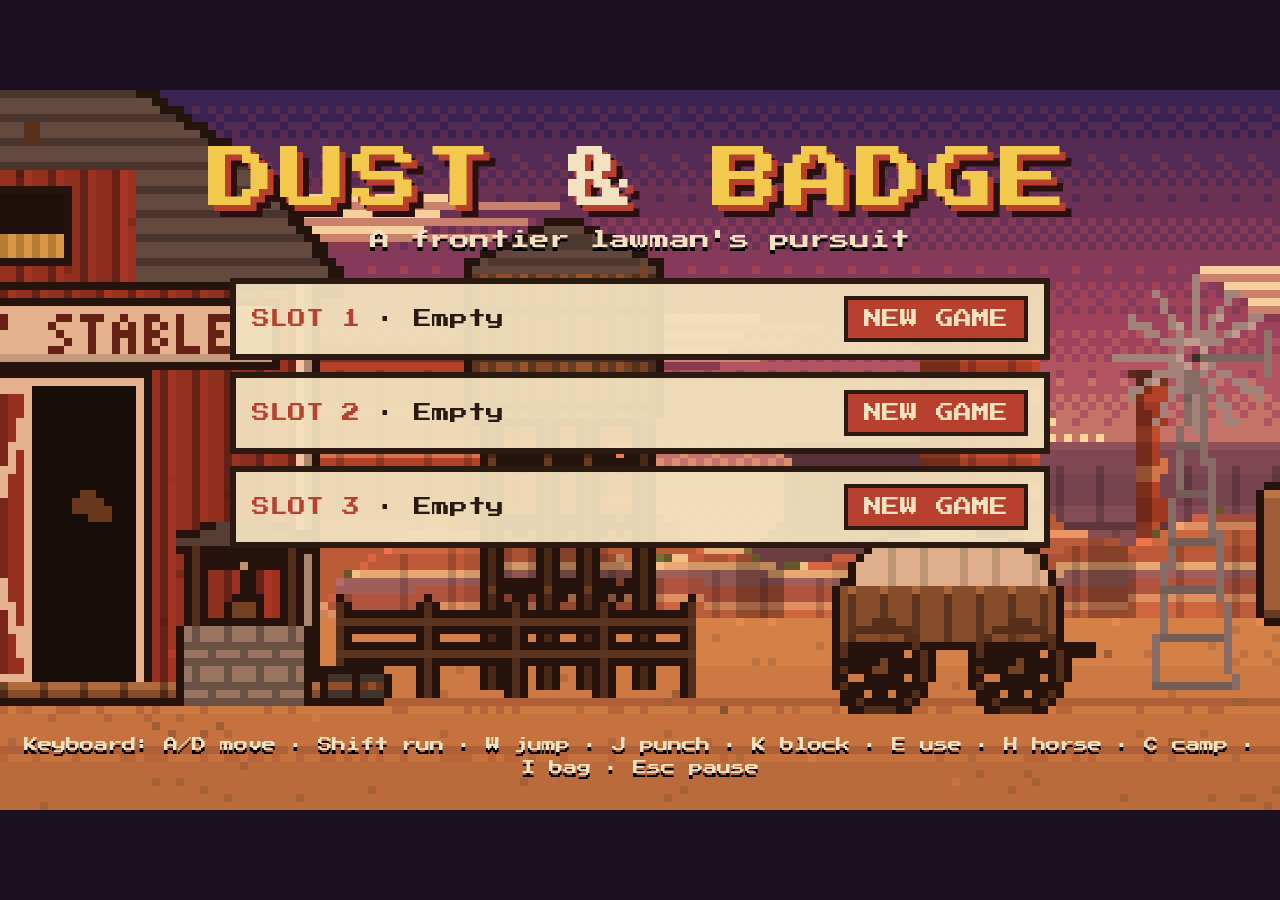
<file: index.html>
<!doctype html>
<html lang="en">
<head>
<meta charset="utf-8">
<meta name="viewport" content="width=device-width, initial-scale=1, maximum-scale=1, user-scalable=no, viewport-fit=cover">
<meta name="theme-color" content="#1a1020">
<title>Dust &amp; Badge</title>
<link rel="preconnect" href="https://fonts.googleapis.com">
<link rel="preconnect" href="https://fonts.gstatic.com" crossorigin>
<link href="https://fonts.googleapis.com/css2?family=Press+Start+2P&display=swap" rel="stylesheet">
<link rel="stylesheet" href="css/style.css">
</head>
<body>
<div id="stage">
  <canvas id="screen" width="320" height="180"></canvas>

  <div id="hud" class="hidden">
    <div class="bars">
      <div class="bar hp"><span>HP</span><div><i></i></div></div>
      <div class="bar food"><span>FOOD</span><div><i></i></div></div>
      <div class="bar rest"><span>REST</span><div><i></i></div></div>
      <div class="bar horse hidden"><span id="hud-horse-name">HORSE</span><div><i></i></div></div>
    </div>
    <div class="clock">
      <div id="hud-day">DAY 1</div>
      <div id="hud-time">8:00 AM</div>
      <div id="hud-money">$0</div>
    </div>
    <div id="hud-place"></div>
  </div>

  <div id="prompt" class="hidden"></div>
  <div id="toast" class="hidden"></div>

  <div id="dialogue" class="hidden">
    <div id="dlg-name"></div>
    <div id="dlg-text"></div>
    <div id="dlg-next">&#9660;</div>
  </div>

  <div id="menu" class="hidden">
    <div class="menu-box">
      <div id="menu-title"></div>
      <div id="menu-sub"></div>
      <div id="menu-list"></div>
      <div id="menu-hint"></div>
    </div>
  </div>

  <div id="title" class="hidden">
    <canvas id="title-art" width="320" height="180"></canvas>
    <div class="title-inner">
      <h1>DUST <span>&amp;</span> BADGE</h1>
      <p class="tag">A frontier lawman's pursuit</p>
      <div id="slots"></div>
      <p class="help">Keyboard: A/D move &middot; Shift run &middot; W jump &middot; J punch &middot; K block &middot; E use &middot; H horse &middot; C camp &middot; I bag &middot; Esc pause</p>
    </div>
  </div>

  <div id="custom" class="hidden">
    <div class="custom-box">
      <div class="custom-title">YOUR SHERIFF</div>
      <div class="custom-body">
        <canvas id="custom-art" width="88" height="80"></canvas>
        <div id="custom-rows"></div>
      </div>
      <div class="custom-hint" id="custom-hint"></div>
    </div>
  </div>

  <div id="fade"></div>

  <div id="touch" class="hidden">
    <div class="pad left">
      <button data-k="left" aria-label="Left">&#9664;</button>
      <button data-k="right" aria-label="Right">&#9654;</button>
      <button data-k="run" class="small" aria-label="Run">RUN</button>
    </div>
    <div class="pad top">
      <button data-k="bag" class="small">BAG</button>
      <button data-k="camp" class="small">CAMP</button>
      <button data-k="horse" class="small">HORSE</button>
      <button data-k="pause" class="small">II</button>
    </div>
    <div class="pad right">
      <button data-k="use" class="small">USE</button>
      <button data-k="block">BLK</button>
      <button data-k="punch">PUNCH</button>
      <button data-k="jump">JUMP</button>
    </div>
  </div>

  <div id="rotate" class="hidden">Turn your phone sideways to play</div>
</div>

<script src="js/util.js"></script>
<script src="js/font.js"></script>
<script src="js/sprites.js"></script>
<script src="js/charframes.js"></script>
<script src="js/chars.js"></script>
<script src="js/props.js"></script>
<script src="js/buildings.js"></script>
<script src="js/flora.js"></script>
<script src="js/fauna.js"></script>
<script src="js/horse.js"></script>
<script src="js/backgrounds.js"></script>
<script src="js/audio.js"></script>
<script src="js/input.js"></script>
<script src="js/items.js"></script>
<script src="js/world.js"></script>
<script src="js/entities.js"></script>
<script src="js/town.js"></script>
<script src="js/rooms.js"></script>
<script src="js/save.js"></script>
<script src="js/ui.js"></script>
<script src="js/game.js"></script>
</body>
</html>
</file>
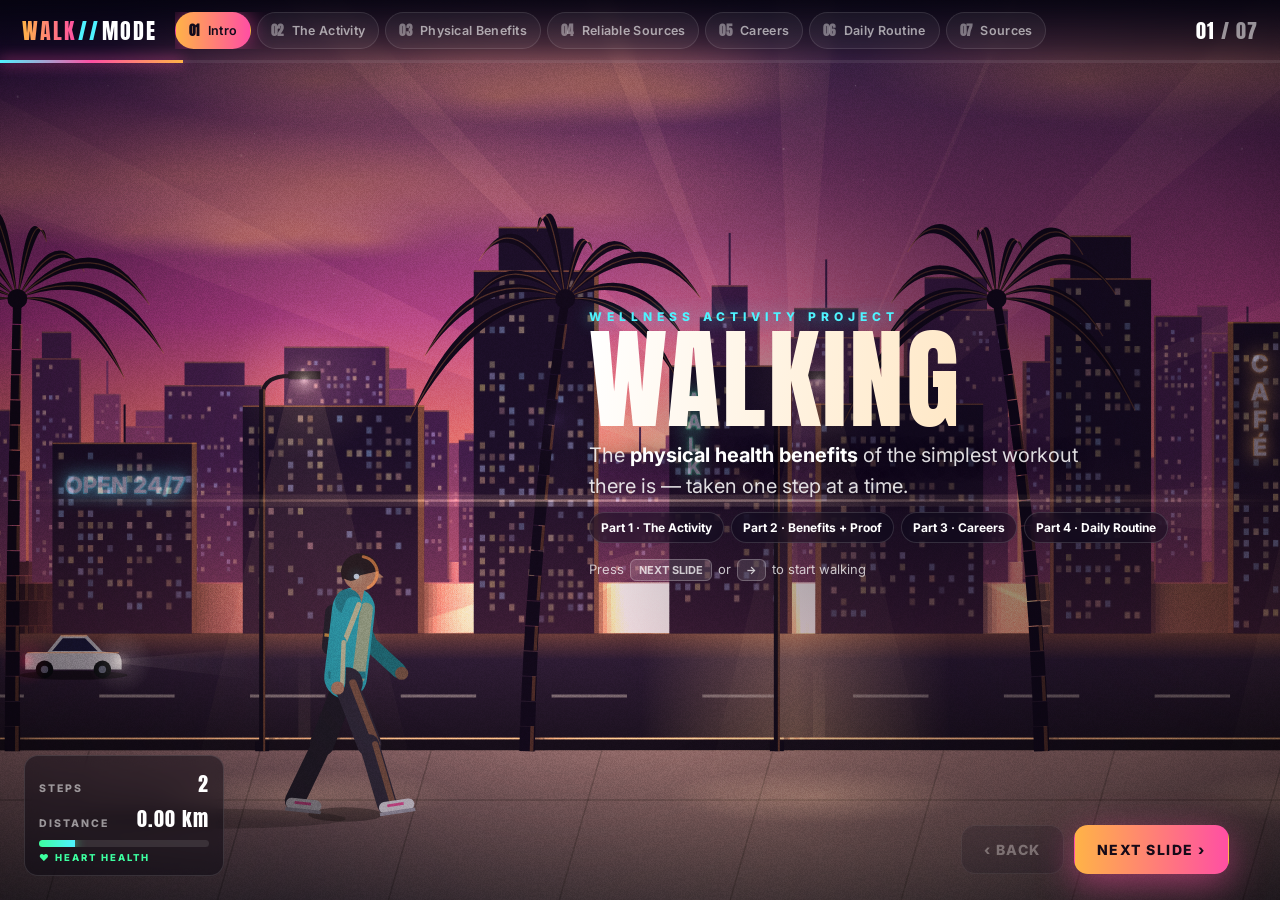
<file: walking-presentation.html>
<!DOCTYPE html>
<html lang="en">
<head>
<meta charset="UTF-8">
<meta name="viewport" content="width=device-width,initial-scale=1">
<title>WALKING — The Physical Health Benefits of Walking</title>
<link rel="preconnect" href="https://fonts.googleapis.com">
<link rel="preconnect" href="https://fonts.gstatic.com" crossorigin>
<link href="https://fonts.googleapis.com/css2?family=Anton&family=Inter:wght@400;500;700;800&display=swap" rel="stylesheet">
<style>
:root{
  --pink:#ff4fa3; --orange:#ffb347; --cyan:#4ff3ff; --violet:#b07cff;
  --glass:rgba(10,8,26,.52); --line:rgba(255,255,255,.14);
}
*{box-sizing:border-box;margin:0;padding:0}
html,body{height:100%;overflow:hidden;background:#05030c;color:#fff;font-family:Inter,system-ui,Segoe UI,Arial,sans-serif;-webkit-font-smoothing:antialiased}
canvas#scene{position:fixed;inset:0;width:100%;height:100%;display:block}
q{quotes:none}
a{color:var(--cyan);text-decoration:none;border-bottom:1px solid rgba(79,243,255,.35);transition:.25s}
a:hover{color:#fff;border-color:#fff}

/* ---------- TOP SLIDE BAR ---------- */
#topbar{position:fixed;left:0;right:0;top:0;z-index:20;display:flex;align-items:center;gap:18px;padding:12px 22px 14px;
  background:linear-gradient(180deg,rgba(5,3,14,.85),rgba(5,3,14,.35) 70%,transparent);backdrop-filter:blur(6px)}
.brand{font-family:Anton,Impact,sans-serif;font-size:22px;letter-spacing:2px;white-space:nowrap}
.brand span{background:linear-gradient(90deg,var(--orange),var(--pink));-webkit-background-clip:text;background-clip:text;color:transparent}
.brand i{color:var(--cyan);font-style:normal;margin:0 2px}
#tabs{display:flex;gap:6px;flex:1;overflow-x:auto;scrollbar-width:none}
#tabs::-webkit-scrollbar{display:none}
#tabs button{flex:0 0 auto;display:flex;align-items:center;gap:8px;background:rgba(255,255,255,.05);border:1px solid rgba(255,255,255,.1);
  color:rgba(255,255,255,.6);padding:8px 13px;border-radius:999px;font:600 12.5px Inter,sans-serif;cursor:pointer;transition:.35s;letter-spacing:.3px}
#tabs button i{font-style:normal;font-family:Anton,sans-serif;font-size:13px;color:rgba(255,255,255,.4);transition:.35s}
#tabs button:hover{color:#fff;background:rgba(255,255,255,.1)}
#tabs button.on{color:#120a1c;background:linear-gradient(90deg,var(--orange),var(--pink));border-color:transparent;box-shadow:0 0 22px rgba(255,79,163,.55)}
#tabs button.on i{color:#120a1c}
.counter{font-family:Anton,sans-serif;font-size:20px;letter-spacing:1px;white-space:nowrap;color:rgba(255,255,255,.55)}
.counter b{color:#fff;font-weight:400}
#progress{position:absolute;left:0;right:0;bottom:0;height:3px;background:rgba(255,255,255,.08)}
#progress div{height:100%;width:0;background:linear-gradient(90deg,var(--cyan),var(--pink),var(--orange));box-shadow:0 0 14px var(--pink);transition:width .9s cubic-bezier(.2,.8,.2,1)}

/* ---------- SLIDES ---------- */
.slide{position:fixed;z-index:10;right:4vw;top:86px;bottom:100px;width:min(640px,92vw);display:flex;flex-direction:column;justify-content:center;pointer-events:none;visibility:hidden}
.slide.active{pointer-events:auto;visibility:visible}
.rv{opacity:0;transform:translateY(28px) scale(.98);filter:blur(10px);transition:opacity .9s cubic-bezier(.2,.8,.2,1),transform .9s cubic-bezier(.2,.8,.2,1),filter .9s}
.slide.active .rv{opacity:1;transform:none;filter:none}
.slide:not(.active) .rv{transition-duration:.35s}
.panel{background:var(--glass);backdrop-filter:blur(16px) saturate(150%);-webkit-backdrop-filter:blur(16px) saturate(150%);
  border:1px solid var(--line);border-radius:22px;padding:26px 28px;max-height:100%;overflow:auto;position:relative;
  box-shadow:0 40px 90px rgba(0,0,0,.5),inset 0 1px 0 rgba(255,255,255,.18)}
.panel::-webkit-scrollbar{width:6px}.panel::-webkit-scrollbar-thumb{background:rgba(255,255,255,.2);border-radius:9px}
.panel::before{content:"";position:absolute;inset:0;border-radius:22px;padding:1px;pointer-events:none;
  background:linear-gradient(135deg,rgba(255,179,71,.6),transparent 35%,transparent 65%,rgba(79,243,255,.5));
  -webkit-mask:linear-gradient(#000 0 0) content-box,linear-gradient(#000 0 0);-webkit-mask-composite:xor;mask-composite:exclude}
.part{font:800 11.5px Inter,sans-serif;letter-spacing:3px;text-transform:uppercase;color:var(--orange);display:flex;align-items:center;gap:10px;margin-bottom:6px}
.part::before{content:"";width:26px;height:2px;background:linear-gradient(90deg,var(--orange),var(--pink))}
h2{font-family:Anton,Impact,sans-serif;font-weight:400;font-size:clamp(34px,4.2vw,52px);line-height:1;letter-spacing:1px;margin-bottom:12px;
  background:linear-gradient(180deg,#fff 30%,#ffd9b0);-webkit-background-clip:text;background-clip:text;color:transparent}
p{font-size:15px;line-height:1.55;color:rgba(255,255,255,.86)}
b,strong{color:#fff}
.quote{margin:14px 0;padding:14px 16px 14px 18px;border-left:3px solid var(--pink);background:linear-gradient(90deg,rgba(255,79,163,.14),rgba(255,79,163,0));border-radius:0 12px 12px 0}
.quote q{quotes:none;font-size:17px;font-weight:700;line-height:1.4;display:block}
.quote cite{display:block;margin-top:6px;font-style:normal;font-size:12.5px;color:rgba(255,255,255,.6)}
.stats{display:grid;grid-template-columns:repeat(3,1fr);gap:10px;margin-top:14px}
.stat{background:rgba(255,255,255,.06);border:1px solid rgba(255,255,255,.1);border-radius:14px;padding:12px 12px 11px}
.stat .n{font-family:Anton,sans-serif;font-size:28px;line-height:1;background:linear-gradient(90deg,var(--cyan),#fff);-webkit-background-clip:text;background-clip:text;color:transparent}
.stat .l{font-size:12px;line-height:1.35;color:rgba(255,255,255,.7);margin-top:5px}
.grid2{display:grid;grid-template-columns:1fr 1fr;gap:10px;margin-top:8px}
.card{background:rgba(255,255,255,.055);border:1px solid rgba(255,255,255,.1);border-radius:14px;padding:12px 14px;transition:.3s}
.card:hover{background:rgba(255,255,255,.1);transform:translateY(-2px)}
.card.wide{grid-column:1/-1}
.card h3{display:flex;align-items:center;gap:8px;font-size:14.5px;font-weight:800;margin-bottom:5px}
.card h3 svg{width:20px;height:20px;flex:0 0 auto}
.card p{font-size:13px;line-height:1.45}
.card q{quotes:none;color:#fff;font-weight:700}
.src{display:inline-block;margin-top:6px;font-size:11.5px;font-weight:700;letter-spacing:.3px}
.srcrow{display:grid;grid-template-columns:auto 1fr;gap:12px;align-items:start;padding:11px 0;border-bottom:1px solid rgba(255,255,255,.08)}
.srcrow:last-of-type{border-bottom:0}
.logo{width:52px;height:52px;border-radius:12px;display:grid;place-items:center;font:800 13px Inter,sans-serif;letter-spacing:.5px;color:#120a1c}
.badges{display:flex;gap:6px;flex-wrap:wrap;margin:3px 0 4px}
.badge{font-size:10.5px;font-weight:800;letter-spacing:.6px;text-transform:uppercase;padding:3px 8px;border-radius:99px;background:rgba(79,243,255,.14);color:var(--cyan);border:1px solid rgba(79,243,255,.3)}
.badge.g{background:rgba(120,255,160,.12);color:#8dffb0;border-color:rgba(120,255,160,.3)}
.srcrow h4{font-size:14.5px}
.srcrow p{font-size:13px;line-height:1.45}
.checks{display:flex;flex-wrap:wrap;gap:8px;margin-top:12px}
.checks span{font-size:12px;font-weight:700;padding:7px 11px;border-radius:10px;background:rgba(120,255,160,.1);border:1px solid rgba(120,255,160,.28);color:#c9ffd9}
.job{background:rgba(255,255,255,.055);border:1px solid rgba(255,255,255,.1);border-radius:16px;padding:14px 16px;margin-top:10px}
.job h3{font-size:17px;font-weight:800;display:flex;justify-content:space-between;align-items:center;gap:10px}
.job h3 small{font-size:11px;font-weight:700;color:var(--orange);letter-spacing:1px;text-transform:uppercase}
.job p{font-size:13px;margin-top:4px}
.jobstats{display:grid;grid-template-columns:repeat(3,1fr);gap:8px;margin-top:10px}
.jobstats div{background:rgba(0,0,0,.25);border-radius:10px;padding:8px 10px}
.jobstats b{display:block;font-family:Anton,sans-serif;font-weight:400;font-size:22px;line-height:1.05;color:var(--cyan)}
.jobstats span{font-size:11px;color:rgba(255,255,255,.65)}
.chips{display:flex;flex-wrap:wrap;gap:7px;margin-top:10px}
.chips span{font-size:12px;font-weight:700;padding:7px 11px;border-radius:99px;background:rgba(255,255,255,.07);border:1px solid rgba(255,255,255,.14)}
.timeline{position:relative;margin-top:6px;padding-left:22px}
.timeline::before{content:"";position:absolute;left:6px;top:6px;bottom:6px;width:2px;background:linear-gradient(var(--orange),var(--pink),var(--cyan))}
.tl{position:relative;padding:7px 0 7px 6px}
.tl::before{content:"";position:absolute;left:-21px;top:13px;width:12px;height:12px;border-radius:50%;background:#120a1c;border:2px solid var(--orange);box-shadow:0 0 12px var(--orange)}
.tl:nth-child(even)::before{border-color:var(--pink);box-shadow:0 0 12px var(--pink)}
.tl .t{font:800 11px Inter,sans-serif;letter-spacing:1.6px;color:var(--orange);text-transform:uppercase}
.tl h4{font-size:15px;margin:1px 0 1px}
.tl p{font-size:13px;line-height:1.4}
.bonus{margin-top:10px;padding:11px 14px;border-radius:14px;background:linear-gradient(90deg,rgba(79,243,255,.16),rgba(176,124,255,.12));border:1px solid rgba(79,243,255,.3);font-size:13px;line-height:1.45}
ol.sources{list-style:none;counter-reset:s;margin-top:4px}
ol.sources li{counter-increment:s;position:relative;padding:9px 0 9px 38px;border-bottom:1px solid rgba(255,255,255,.08);font-size:13.5px;line-height:1.45}
ol.sources li::before{content:counter(s,decimal-leading-zero);position:absolute;left:0;top:9px;font-family:Anton,sans-serif;font-size:18px;color:var(--pink)}
ol.sources li small{display:block;color:rgba(255,255,255,.55);font-size:11.5px;word-break:break-all}

/* intro */
.intro{justify-content:center}
.intro::before{content:"";position:absolute;inset:-60px -40px;z-index:-1;background:radial-gradient(closest-side,rgba(8,4,20,.55),transparent);pointer-events:none}
.kicker{font:800 12px Inter,sans-serif;letter-spacing:5px;color:var(--cyan);text-shadow:0 0 16px rgba(79,243,255,.7)}
.mega{font-family:Anton,Impact,sans-serif;font-weight:400;font-size:clamp(60px,8.6vw,150px);line-height:.9;white-space:nowrap;letter-spacing:2px;margin:6px 0 10px;
  background:linear-gradient(100deg,#fff 0%,#ffe2b8 30%,#ff9a5a 52%,#ff4fa3 70%,#fff 90%);background-size:250% 100%;
  -webkit-background-clip:text;background-clip:text;color:transparent;animation:shine 6s linear infinite;filter:drop-shadow(0 12px 40px rgba(255,79,163,.45))}
@keyframes shine{from{background-position:0% 0}to{background-position:-250% 0}}
.lede{font-size:clamp(16px,1.6vw,20px);max-width:520px;text-shadow:0 2px 16px rgba(0,0,0,.6)}
.hint{margin-top:18px;font-size:13px;color:rgba(255,255,255,.75)}
kbd{font:700 11px Inter,sans-serif;padding:3px 8px;border-radius:6px;background:rgba(255,255,255,.12);border:1px solid rgba(255,255,255,.25);margin:0 2px}
.intro .chips span{background:rgba(10,8,26,.45);backdrop-filter:blur(8px)}

/* ---------- CONTROLS ---------- */
#controls{position:fixed;z-index:20;right:4vw;bottom:26px;display:flex;gap:10px}
#controls button{font:800 14px Inter,sans-serif;letter-spacing:1.5px;cursor:pointer;border-radius:14px;padding:15px 22px;border:1px solid rgba(255,255,255,.2);
  color:#fff;background:rgba(10,8,26,.55);backdrop-filter:blur(10px);transition:.3s}
#controls button:hover:not(:disabled){background:rgba(255,255,255,.14)}
#controls button:disabled{opacity:.3;cursor:default}
#next{background:linear-gradient(90deg,var(--orange),var(--pink)) !important;color:#160a18 !important;border-color:transparent !important;
  box-shadow:0 10px 36px rgba(255,79,163,.5);position:relative;overflow:hidden}
#next::after{content:"";position:absolute;top:0;bottom:0;width:40%;left:-60%;background:linear-gradient(90deg,transparent,rgba(255,255,255,.6),transparent);transform:skewX(-20deg);animation:sweep 2.8s ease-in-out infinite}
@keyframes sweep{0%,55%{left:-60%}100%{left:130%}}
#next:hover{transform:translateY(-2px);box-shadow:0 14px 44px rgba(255,79,163,.7)}

/* ---------- HUD ---------- */
#hud{position:fixed;z-index:15;left:24px;bottom:24px;width:200px;padding:12px 14px;border-radius:14px;background:rgba(5,3,14,.45);
  border:1px solid rgba(255,255,255,.12);backdrop-filter:blur(8px);font-size:12px}
.hrow{display:flex;justify-content:space-between;align-items:baseline;margin-bottom:4px}
.hrow span{font-weight:800;letter-spacing:2px;color:rgba(255,255,255,.55);font-size:10.5px}
.hrow b{font-family:Anton,sans-serif;font-weight:400;font-size:20px;letter-spacing:1px}
.bar{height:7px;border-radius:9px;background:rgba(255,255,255,.1);overflow:hidden;margin-top:6px}
.bar i{display:block;height:100%;width:20%;background:linear-gradient(90deg,#3dffa0,#4ff3ff);box-shadow:0 0 12px #3dffa0;transition:width .6s}
#hud small{display:block;margin-top:5px;font-size:9.5px;font-weight:800;letter-spacing:2px;color:#3dffa0}

#flash{position:fixed;inset:0;z-index:30;pointer-events:none;opacity:0;background:linear-gradient(100deg,transparent 30%,rgba(255,220,190,.5) 50%,transparent 70%);background-size:300% 100%}
#flash.go{animation:flash .9s ease-out}
@keyframes flash{0%{opacity:1;background-position:100% 0}100%{opacity:0;background-position:0% 0}}
#fade{position:fixed;inset:0;z-index:40;background:#000;pointer-events:none;transition:opacity 2.2s ease}
.bars::before,.bars::after{content:"";position:fixed;left:0;right:0;height:0;background:#000;z-index:5;transition:height 1.2s cubic-bezier(.2,.8,.2,1)}

@media (max-width:820px){
  .slide{right:4vw;left:4vw;width:auto;top:74px;bottom:auto;max-height:58vh}
  .stats,.jobstats{grid-template-columns:1fr 1fr 1fr}
  .grid2{grid-template-columns:1fr}
  #hud{display:none}
  .brand{display:none}
  #controls{left:4vw;right:4vw;justify-content:space-between}
  #controls button{padding:13px 16px}
}
</style>
</head>
<body>
<canvas id="scene"></canvas>
<div id="fade"></div>
<div id="flash"></div>

<header id="topbar">
  <div class="brand"><span>WALK</span><i>//</i>MODE</div>
  <nav id="tabs"></nav>
  <div class="counter"><b id="cur">01</b> / <span id="tot">07</span></div>
  <div id="progress"><div></div></div>
</header>

<!-- ============ SLIDE 1 · INTRO ============ -->
<section class="slide intro" data-title="Intro" data-tod="sunset">
  <div class="kicker rv">WELLNESS ACTIVITY PROJECT</div>
  <h1 class="mega rv">WALKING</h1>
  <p class="lede rv">The <b>physical health benefits</b> of the simplest workout there is — taken one step at a time.</p>
  <div class="chips rv">
    <span>Part 1 · The Activity</span><span>Part 2 · Benefits + Proof</span><span>Part 3 · Careers</span><span>Part 4 · Daily Routine</span>
  </div>
  <div class="hint rv">Press <kbd>NEXT SLIDE</kbd> or <kbd>→</kbd> to start walking</div>
</section>

<!-- ============ SLIDE 2 · PART 1 ============ -->
<section class="slide" data-title="The Activity" data-tod="golden">
  <div class="panel rv">
    <div class="part rv">Part 1 · My Wellness Activity</div>
    <h2 class="rv">Walking</h2>
    <p class="rv">I chose walking because it works your whole body and needs no gym, no equipment and no special skill — just a pair of shoes and somewhere to go. You can do it at school, at home, at the mall or in the park.</p>
    <div class="quote rv">
      <q>“Walking is the most commonly reported physical activity by U.S. adults.”</q>
      <cite>— Centers for Disease Control and Prevention (CDC), <a href="https://www.cdc.gov/mmwr/preview/mmwrhtml/mm6131a4.htm" target="_blank" rel="noopener">MMWR report</a></cite>
    </div>
    <div class="stats rv">
      <div class="stat"><div class="n">$0</div><div class="l">Cost to start. No membership or equipment needed.</div></div>
      <div class="stat"><div class="n" data-count="150">0</div><div class="l">Minutes a week of moderate activity, like brisk walking, the CDC guidelines recommend for adults.</div></div>
      <div class="stat"><div class="n">24/7</div><div class="l">You can walk any time, anywhere, at your own pace.</div></div>
    </div>
  </div>
</section>

<!-- ============ SLIDE 3 · PART 2 BENEFITS ============ -->
<section class="slide" data-title="Physical Benefits" data-tod="day">
  <div class="panel rv">
    <div class="part rv">Part 2 · Research</div>
    <h2 class="rv">Physical Health Benefits</h2>
    <div class="grid2">
      <div class="card rv">
        <h3><svg viewBox="0 0 24 24" fill="none" stroke="#ff4fa3" stroke-width="2.2" stroke-linecap="round" stroke-linejoin="round"><path d="M20.8 4.6a5.5 5.5 0 0 0-7.8 0L12 5.7l-1-1.1a5.5 5.5 0 0 0-7.8 7.8l1 1.1L12 21l7.8-7.5 1-1.1a5.5 5.5 0 0 0 0-7.8z"/></svg>Stronger Heart</h3>
        <p>Walking just 21 minutes a day <q>“can reduce your risk of heart attack by 30%.”</q></p>
        <a class="src" href="https://www.mayoclinichealthsystem.org/hometown-health/speaking-of-health/5-tips-for-walking-your-way-to-better-health" target="_blank" rel="noopener">Mayo Clinic Health System ↗</a>
      </div>
      <div class="card rv">
        <h3><svg viewBox="0 0 24 24" fill="none" stroke="#ffb347" stroke-width="2.2" stroke-linecap="round" stroke-linejoin="round"><path d="M12 2c1 4 5 6 5 11a5 5 0 0 1-10 0c0-2 1-3 2-4 0 2 1 3 2 3 0-4-1-6 1-10z"/></svg>Calories &amp; Endurance</h3>
        <p>Brisk walking can <q>“improve your heart health and increase your endurance while burning calories.”</q></p>
        <a class="src" href="https://sportsmedicine.mayoclinic.org/?p=24714" target="_blank" rel="noopener">Mayo Clinic ↗</a>
      </div>
      <div class="card rv">
        <h3><svg viewBox="0 0 24 24" fill="none" stroke="#4ff3ff" stroke-width="2.2" stroke-linecap="round" stroke-linejoin="round"><path d="M3 12h4l3-8 4 16 3-8h4"/></svg>Blood Pressure &amp; Sugar</h3>
        <p>Regular walking helps control blood pressure, helps people manage diabetes and lowers the risk of type 2 diabetes.</p>
        <a class="src" href="https://www.mayoclinichealthsystem.org/hometown-health/speaking-of-health/5-tips-for-walking-your-way-to-better-health" target="_blank" rel="noopener">Mayo Clinic Health System ↗</a>
      </div>
      <div class="card rv">
        <h3><svg viewBox="0 0 24 24" fill="none" stroke="#b07cff" stroke-width="2.2" stroke-linecap="round" stroke-linejoin="round"><path d="M6.5 6.5l11 11M4 9l5-5M15 20l5-5M2.5 10.5l3-3M18.5 21.5l3-3"/></svg>Muscles, Core &amp; Balance</h3>
        <p>Walking improves balance and coordination, strengthens your core and keeps your muscles strong and mobile.</p>
        <a class="src" href="https://www.mayoclinichealthsystem.org/hometown-health/speaking-of-health/5-tips-for-walking-your-way-to-better-health" target="_blank" rel="noopener">Mayo Clinic Health System ↗</a>
      </div>
      <div class="card wide rv">
        <h3><svg viewBox="0 0 24 24" fill="none" stroke="#3dffa0" stroke-width="2.2" stroke-linecap="round" stroke-linejoin="round"><circle cx="12" cy="12" r="9"/><path d="M12 7v5l3 2"/></svg>Longer, Healthier Life</h3>
        <p>Regular walking is linked to a lower risk of early death, healthier arteries and less weight gain. Talking about walking for people with heart disease, cardiologist Dr. Hicham Skali said: <q>“It’s better than any pill out there.”</q></p>
        <a class="src" href="https://www.massgeneralbrigham.org/en/about/newsroom/articles/benefits-of-walking-for-heart-health" target="_blank" rel="noopener">Mass General Brigham ↗</a>
      </div>
    </div>
  </div>
</section>

<!-- ============ SLIDE 4 · PART 2 RELIABILITY ============ -->
<section class="slide" data-title="Reliable Sources" data-tod="dusk">
  <div class="panel rv">
    <div class="part rv">Part 2 · Proof</div>
    <h2 class="rv">Why My Sources Are Reliable</h2>
    <div class="srcrow rv">
      <div class="logo" style="background:linear-gradient(135deg,#4ff3ff,#3d8bff)">CDC</div>
      <div><h4>Centers for Disease Control and Prevention</h4>
        <div class="badges"><span class="badge">.gov</span><span class="badge g">U.S. Government</span></div>
        <p>The CDC is the U.S. government’s public health agency. Its MMWR is a scientific report that uses national health survey data.</p></div>
    </div>
    <div class="srcrow rv">
      <div class="logo" style="background:linear-gradient(135deg,#ffb347,#ff7a3d)">MAYO</div>
      <div><h4>Mayo Clinic &amp; Mayo Clinic Health System</h4>
        <div class="badges"><span class="badge">.org</span><span class="badge g">Nonprofit hospital</span><span class="badge">Dated 2024 &amp; 2025</span></div>
        <p>A world-famous nonprofit medical center. The articles were written by Mayo Clinic staff and show recent publish dates.</p></div>
    </div>
    <div class="srcrow rv">
      <div class="logo" style="background:linear-gradient(135deg,#ff4fa3,#b07cff)">MGB</div>
      <div><h4>Mass General Brigham</h4>
        <div class="badges"><span class="badge g">Harvard-affiliated hospitals</span><span class="badge">Named expert</span></div>
        <p>The article was written with a named heart doctor, cardiologist Hicham Skali, MD, MSc, so you know who the expert is.</p></div>
    </div>
    <div class="srcrow rv">
      <div class="logo" style="background:linear-gradient(135deg,#3dffa0,#1fb98a)">BLS</div>
      <div><h4>U.S. Bureau of Labor Statistics</h4>
        <div class="badges"><span class="badge">.gov</span><span class="badge g">U.S. Dept. of Labor</span></div>
        <p>The official government source for job pay and job growth numbers, used for my career research.</p></div>
    </div>
    <div class="checks rv">
      <span>✓ Experts or doctors wrote it</span><span>✓ .gov / .org / hospital sites</span><span>✓ Recent dates</span><span>✓ Sources agree with each other</span>
    </div>
  </div>
</section>

<!-- ============ SLIDE 5 · PART 3 CAREERS ============ -->
<section class="slide" data-title="Careers" data-tod="night">
  <div class="panel rv">
    <div class="part rv">Part 3 · Career Opportunities</div>
    <h2 class="rv">Careers for People Who Love Walking</h2>
    <div class="job rv">
      <h3>Fitness Trainer / Instructor <small>Lead walking clubs</small></h3>
      <p>Coach people and groups through exercise. Job growth is <q>“much faster than the average for all occupations.”</q></p>
      <div class="jobstats">
        <div><b data-count="46180" data-pre="$">0</b><span>Median pay (May 2024)</span></div>
        <div><b data-count="12" data-suf="%">0</b><span>Job growth, 2024–34</span></div>
        <div><b>HS + Cert</b><span>Diploma + fitness certification</span></div>
      </div>
      <a class="src" href="https://www.bls.gov/ooh/personal-care-and-service/fitness-trainers-and-instructors.htm" target="_blank" rel="noopener">BLS Occupational Outlook Handbook ↗</a>
    </div>
    <div class="job rv">
      <h3>Physical Therapist <small>Help people walk again</small></h3>
      <p>Help patients rebuild strength and get back on their feet after injuries, surgery or illness.</p>
      <div class="jobstats">
        <div><b data-count="101020" data-pre="$">0</b><span>Median pay (May 2024)</span></div>
        <div><b data-count="11" data-suf="%">0</b><span>Job growth, 2024–34</span></div>
        <div><b>DPT</b><span>Doctor of Physical Therapy + state license</span></div>
      </div>
      <a class="src" href="https://www.bls.gov/ooh/healthcare/physical-therapists.htm" target="_blank" rel="noopener">BLS Occupational Outlook Handbook ↗</a>
    </div>
    <div class="chips rv">
      <span>🌲 Park Ranger / Trail Guide</span><span>🗺️ Walking Tour Guide</span><span>🐕 Dog Walking Business</span><span>🏙️ Urban Planner (walkable cities)</span><span>📬 Mail Carrier</span>
    </div>
  </div>
</section>

<!-- ============ SLIDE 6 · PART 4 ROUTINE ============ -->
<section class="slide" data-title="Daily Routine" data-tod="golden">
  <div class="panel rv">
    <div class="part rv">Part 4 · Creative Ideas</div>
    <h2 class="rv">Walking in My Daily Routine</h2>
    <div class="quote rv"><q>“One way I can walk during my day is at home I can go on a walk for a bit.”</q></div>
    <p class="rv">When I get home from school, I can put my shoes on, grab some water and take a short walk around my neighborhood. Even 10 to 20 minutes helps me get moving after sitting in class all day and clears my head before homework.</p>
    <div class="chips rv"><span>🎧 Bring music or a podcast</span><span>🐕 Walk the dog or bring family</span><span>📱 Track my steps</span></div>
  </div>
</section>

<!-- ============ SLIDE 7 · SOURCES ============ -->
<section class="slide" data-title="Sources" data-tod="night2">
  <div class="panel rv">
    <div class="part rv">Works Cited</div>
    <h2 class="rv">Sources</h2>
    <ol class="sources">
      <li class="rv">Centers for Disease Control and Prevention — MMWR: Walking Among Adults, United States<small><a href="https://www.cdc.gov/mmwr/preview/mmwrhtml/mm6131a4.htm" target="_blank" rel="noopener">https://www.cdc.gov/mmwr/preview/mmwrhtml/mm6131a4.htm</a></small></li>
      <li class="rv">Mayo Clinic Health System — “5 tips for walking your way to better health” (Sept. 9, 2025)<small><a href="https://www.mayoclinichealthsystem.org/hometown-health/speaking-of-health/5-tips-for-walking-your-way-to-better-health" target="_blank" rel="noopener">https://www.mayoclinichealthsystem.org/hometown-health/speaking-of-health/5-tips-for-walking-your-way-to-better-health</a></small></li>
      <li class="rv">Mayo Clinic Staff — “Walking: Trim your waistline, improve your health” (Mar. 12, 2024)<small><a href="https://sportsmedicine.mayoclinic.org/?p=24714" target="_blank" rel="noopener">https://sportsmedicine.mayoclinic.org/?p=24714</a></small></li>
      <li class="rv">Mass General Brigham — “Walking for Heart Health” (contributor: Hicham Skali, MD, MSc)<small><a href="https://www.massgeneralbrigham.org/en/about/newsroom/articles/benefits-of-walking-for-heart-health" target="_blank" rel="noopener">https://www.massgeneralbrigham.org/en/about/newsroom/articles/benefits-of-walking-for-heart-health</a></small></li>
      <li class="rv">U.S. Bureau of Labor Statistics — Occupational Outlook Handbook: Fitness Trainers and Instructors<small><a href="https://www.bls.gov/ooh/personal-care-and-service/fitness-trainers-and-instructors.htm" target="_blank" rel="noopener">https://www.bls.gov/ooh/personal-care-and-service/fitness-trainers-and-instructors.htm</a></small></li>
      <li class="rv">U.S. Bureau of Labor Statistics — Occupational Outlook Handbook: Physical Therapists<small><a href="https://www.bls.gov/ooh/healthcare/physical-therapists.htm" target="_blank" rel="noopener">https://www.bls.gov/ooh/healthcare/physical-therapists.htm</a></small></li>
    </ol>
    <p class="rv" style="margin-top:12px;font-weight:700">Thanks for watching. Now go take a walk. 👟</p>
  </div>
</section>

<div id="hud">
  <div class="hrow"><span>STEPS</span><b id="steps">0</b></div>
  <div class="hrow"><span>DISTANCE</span><b id="dist">0.00 km</b></div>
  <div class="bar"><i id="hp"></i></div>
  <small>♥ HEART HEALTH</small>
</div>

<div id="controls">
  <button id="prev">‹ BACK</button>
  <button id="next">NEXT SLIDE ›</button>
</div>

<script>
(()=>{
const $=s=>document.querySelector(s), $$=s=>[...document.querySelectorAll(s)];
const cv=$('#scene'), ctx=cv.getContext('2d');
let W=0,H=0,DPR=1,U=1;
const rnd=(a,b)=>a+Math.random()*(b-a);
const lerp=(a,b,t)=>a+(b-a)*t;
const clamp=(v,a,b)=>Math.max(a,Math.min(b,v));
const rgba=(c,a=1)=>`rgba(${c[0]|0},${c[1]|0},${c[2]|0},${a})`;
const mix=(a,b,t)=>[lerp(a[0],b[0],t),lerp(a[1],b[1],t),lerp(a[2],b[2],t)];
const pick=a=>a[Math.random()*a.length|0];

/* ================= TIME-OF-DAY LIGHTING ================= */
const TOD={
 sunset:{top:[22,16,60],mid:[150,46,118],bot:[255,138,72],sun:[255,196,120],sunH:.10,sunR:1.35,moon:0,fog:[205,92,112],
   l:[[118,52,104],[66,30,74],[28,15,40]],night:.35,rim:[255,150,80],amb:[130,84,120],street:[46,28,52]},
 golden:{top:[44,74,146],mid:[226,142,116],bot:[255,204,128],sun:[255,232,168],sunH:.26,sunR:1.05,moon:0,fog:[232,164,134],
   l:[[172,124,132],[108,70,92],[40,26,44]],night:.06,rim:[255,190,110],amb:[170,130,130],street:[58,44,56]},
 day:{top:[28,104,196],mid:[104,166,226],bot:[236,212,178],sun:[255,250,226],sunH:.52,sunR:.8,moon:0,fog:[176,192,214],
   l:[[138,158,190],[88,100,132],[38,40,58]],night:0,rim:[255,236,196],amb:[170,176,196],street:[56,58,70]},
 dusk:{top:[12,10,44],mid:[88,38,120],bot:[238,88,112],sun:[255,118,102],sunH:.02,sunR:1.45,moon:0,fog:[128,58,120],
   l:[[80,40,100],[44,24,70],[17,10,30]],night:.72,rim:[255,100,140],amb:[110,70,130],street:[30,20,44]},
 night:{top:[3,4,16],mid:[14,14,46],bot:[58,30,92],sun:[200,214,255],sunH:.48,sunR:.62,moon:1,fog:[48,30,90],
   l:[[34,26,70],[22,16,46],[10,8,22]],night:1,rim:[80,220,255],amb:[70,80,140],street:[16,14,30]},
 dawn:{top:[30,50,112],mid:[198,128,170],bot:[255,192,152],sun:[255,216,172],sunH:.06,sunR:1.2,moon:0,fog:[210,150,172],
   l:[[150,112,150],[90,70,112],[34,24,48]],night:.25,rim:[255,192,150],amb:[160,130,160],street:[50,40,60]},
 night2:{top:[6,3,20],mid:[30,12,56],bot:[96,30,98],sun:[210,200,255],sunH:.38,sunR:.7,moon:1,fog:[70,30,96],
   l:[[44,24,76],[26,14,50],[11,7,24]],night:1,rim:[255,90,180],amb:[90,70,140],street:[20,12,32]}
};
const clone=o=>JSON.parse(JSON.stringify(o));
let cur=clone(TOD.sunset), target=TOD.sunset;
function blendTOD(dt){
  const k=1-Math.exp(-dt*1.5);
  for(const key in target){
    const v=target[key];
    if(Array.isArray(v)){
      if(Array.isArray(v[0])){for(let i=0;i<v.length;i++)for(let j=0;j<3;j++)cur[key][i][j]=lerp(cur[key][i][j],v[i][j],k);}
      else for(let j=0;j<3;j++)cur[key][j]=lerp(cur[key][j],v[j],k);
    } else cur[key]=lerp(cur[key],v,k);
  }
}

/* ================= WORLD BUILD ================= */
let layers=[],stars=[],clouds=[],TW=2000,vign=null,grainPat=null,blinkers=[];
function buildWorld(){
  TW=Math.max(2000,Math.ceil(W*1.8));
  const HY=H*.62;
  const sm=W<700?.7:1;
  const defs=[
    {speed:.05,base:HY+2,hMin:.06,hMax:.19,wMin:24,wMax:66,gap:[0,6],win:.22,ws:2.4*U},
    {speed:.15,base:HY+H*.025,hMin:.09,hMax:.30,wMin:40,wMax:110,gap:[4,24],win:.32,ws:3.3*U},
    {speed:.42,base:H*.705,hMin:.13,hMax:.42,wMin:90,wMax:200,gap:[20,80],win:.42,ws:5*U,neon:true}
  ];
  layers=defs.map(d=>{
    const bs=[];let x=0;
    while(true){
      const w=rnd(d.wMin,d.wMax)*sm*U;
      let h=H*rnd(d.hMin,d.hMax); if(Math.random()<.12)h*=1.35;
      if(x+w>TW-8)break;
      bs.push({x,w,h,ant:Math.random()<.28,step:Math.random()<.3});
      x+=w+rnd(d.gap[0],d.gap[1])*U;
    }
    const top=Math.ceil(Math.max(...bs.map(b=>b.h))+4);
    const wc=document.createElement('canvas');wc.width=TW;wc.height=top;const g=wc.getContext('2d');
    const s=d.ws;
    bs.forEach(b=>{
      const by=top;
      for(let yy=by-b.h+s*2;yy<by-s*2.5;yy+=s*2.3){
        const rowLit=Math.random()<.85;
        for(let xx=b.x+s*1.2;xx<b.x+b.w-s*2;xx+=s*1.95){
          if(rowLit&&Math.random()<d.win){
            const warm=Math.random()<.68;
            g.fillStyle=warm?`rgba(255,${190+Math.random()*55|0},${105+Math.random()*70|0},${.5+Math.random()*.5})`
                            :`rgba(${150+Math.random()*60|0},215,255,${.45+Math.random()*.5})`;
            g.fillRect(xx,yy,s*1.05,s*1.3);
          }
        }
      }
    });
    let neon=null;
    if(d.neon){
      neon=document.createElement('canvas');neon.width=TW;neon.height=top;const n=neon.getContext('2d');
      const words=['OPEN 24/7','WALK','CAFÉ','STEP CITY','GYM','PARK','JUICE','SHOES'];
      const cols=['#ff4fa3','#4ff3ff','#ffb347','#b07cff','#3dffa0'];
      bs.forEach((b,i)=>{
        if(i%3!==1)return;
        const word=words[(i/3|0)%words.length], c=cols[i%cols.length];
        const fs=Math.max(11,Math.min(b.w*.16,24*U));
        n.font=`800 ${fs}px Inter, Arial, sans-serif`;n.textAlign='center';n.textBaseline='middle';
        const tp=top-b.h;
        const vertical=b.h>b.w*1.5&&word.length<=5;
        const draw=()=>{
          if(vertical){for(let j=0;j<word.length;j++)n.fillText(word[j],b.x+b.w*.2,tp+fs*1.8+j*fs*1.15);}
          else n.fillText(word,b.x+b.w/2,tp+fs*1.9);
        };
        n.shadowColor=c;n.shadowBlur=18*U;n.fillStyle=c;draw();draw();
        n.shadowBlur=4;n.fillStyle='rgba(255,255,255,.9)';n.font=`800 ${fs*.96}px Inter, Arial, sans-serif`;draw();
      });
    }
    return {...d,bs,wc,neon};
  });
  stars=[];for(let i=0;i<220;i++)stars.push({x:Math.random(),y:Math.random()*.9,r:Math.random()<.1?2:1,a:rnd(.3,1),f:rnd(1,4),p:rnd(0,6)});
  clouds=[];for(let i=0;i<8;i++){const w=rnd(140,380)*U;clouds.push({x:rnd(0,W*1.5),y:rnd(.06,.42)*HY,w,v:rnd(4,12),a:rnd(.5,1),puffs:[[0,0,1],[w*.45,w*.05,.7],[-w*.4,w*.06,.65]]});}
  // vignette
  vign=document.createElement('canvas');vign.width=W;vign.height=H;const vg=vign.getContext('2d');
  const gr=vg.createRadialGradient(W*.45,H*.55,Math.min(W,H)*.3,W*.5,H*.5,Math.max(W,H)*.78);
  gr.addColorStop(0,'rgba(0,0,0,0)');gr.addColorStop(1,'rgba(0,0,0,.62)');vg.fillStyle=gr;vg.fillRect(0,0,W,H);
  // grain
  const gc=document.createElement('canvas');gc.width=gc.height=180;const gx=gc.getContext('2d');const id=gx.createImageData(180,180);
  for(let i=0;i<id.data.length;i+=4){const v=Math.random()*255;id.data[i]=id.data[i+1]=id.data[i+2]=v;id.data[i+3]=255;}
  gx.putImageData(id,0,0);grainPat=ctx.createPattern(gc,'repeat');
}

function resize(){
  DPR=Math.min(window.devicePixelRatio||1,1.5);W=innerWidth;H=innerHeight;U=H/900;
  cv.width=W*DPR|0;cv.height=H*DPR|0;ctx.setTransform(DPR,0,0,DPR,0,0);
  buildWorld();
}

/* ================= DRAW HELPERS ================= */
function glow(x,y,r,c,a){
  if(a<=0.003||r<=0)return;
  ctx.save();ctx.globalCompositeOperation='lighter';
  const g=ctx.createRadialGradient(x,y,0,x,y,r);
  g.addColorStop(0,rgba(c,a));g.addColorStop(.35,rgba(c,a*.35));g.addColorStop(1,rgba(c,0));
  ctx.fillStyle=g;ctx.beginPath();ctx.arc(x,y,r,0,Math.PI*2);ctx.fill();ctx.restore();
}
const HYf=()=>H*.62;
function sunPos(){const HY=HYf();return [W*(W<820?.5:.62),HY-cur.sunH*HY];}

function drawSky(t){
  const HY=HYf();
  const g=ctx.createLinearGradient(0,0,0,HY);
  g.addColorStop(0,rgba(cur.top));g.addColorStop(.58,rgba(cur.mid));g.addColorStop(1,rgba(cur.bot));
  ctx.fillStyle=g;ctx.fillRect(0,0,W,HY+4);
  if(cur.night>.05){
    for(const s of stars){const a=cur.night*s.a*(.55+.45*Math.sin(t*s.f+s.p));ctx.fillStyle=`rgba(255,255,255,${a})`;ctx.fillRect(s.x*W,s.y*HY,s.r,s.r);}
  }
}
function drawSun(t){
  const [sx,sy]=sunPos();const r=cur.sunR*H*.055;const day=1-cur.moon;
  glow(sx,sy,H*.95,cur.sun,.30*day+.06);
  glow(sx,sy,H*.38,cur.sun,.38*day+.10);
  glow(sx,sy,r*2.6,[255,255,240],.5*day+.15);
  ctx.save();
  const g=ctx.createRadialGradient(sx-r*.2,sy-r*.2,0,sx,sy,r);
  g.addColorStop(0,'rgba(255,255,250,1)');g.addColorStop(.7,rgba(mix(cur.sun,[255,255,255],.5)));g.addColorStop(1,rgba(cur.sun,.95));
  ctx.fillStyle=g;ctx.beginPath();ctx.arc(sx,sy,r,0,Math.PI*2);ctx.fill();
  if(cur.moon>.3){ctx.globalAlpha=cur.moon*.18;ctx.fillStyle='#6a6f90';
    [[-.3,-.2,.22],[.25,.15,.16],[.05,.4,.12],[-.1,.1,.08]].forEach(([a,b,c])=>{ctx.beginPath();ctx.arc(sx+a*r,sy+b*r,c*r,0,7);ctx.fill();});}
  ctx.restore();
}
function drawClouds(t,scroll){
  const HY=HYf();
  const col=mix(cur.mid,cur.sun,.25+.35*(1-cur.night));
  const under=mix(cur.bot,cur.sun,.5);
  for(const c of clouds){
    const span=W+c.w*3;
    const x=((c.x-scroll*.025-t*c.v)%span+span)%span-c.w*1.5;
    for(const [px,py,s] of c.puffs){
      ctx.save();ctx.translate(x+px,c.y+py);ctx.scale(1,.28);
      const rr=c.w*s;const g=ctx.createRadialGradient(0,rr*.3,0,0,0,rr);
      g.addColorStop(0,rgba(under,.34*c.a*(1-cur.night*.5)));g.addColorStop(.5,rgba(col,.22*c.a));g.addColorStop(1,rgba(col,0));
      ctx.fillStyle=g;ctx.beginPath();ctx.arc(0,0,rr,0,Math.PI*2);ctx.fill();ctx.restore();
    }
  }
}
function drawLayer(L,idx,scroll,t){
  const off=((scroll*L.speed)%TW+TW)%TW;
  const col=cur.l[idx];
  const [sx]=sunPos();
  const rimBase=((1-cur.night)*.5+.1)*(idx===0?.35:idx===1?.65:1);
  for(let k=0;k<2;k++){
    const ox=k*TW-off;
    if(ox>W||ox+TW<0)continue;
    for(const b of L.bs){
      const x=b.x+ox;if(x>W||x+b.w<0)continue;
      const y=L.base-b.h;
      ctx.fillStyle=rgba(col);ctx.fillRect(x,y,b.w,b.h+3);
      let topY=y;
      if(b.step){ctx.fillRect(x+b.w*.2,y-b.h*.12,b.w*.6,b.h*.12+1);topY=y-b.h*.12;}
      if(b.ant){ctx.fillRect(x+b.w*.5-1,topY-b.h*.2,2,b.h*.2);blinkers.push([x+b.w*.5,topY-b.h*.2,idx]);}
      ctx.fillStyle=rgba(cur.rim,rimBase);
      const w2=Math.max(1.5,b.w*.035);
      if(x+b.w/2<sx)ctx.fillRect(x+b.w-w2,y,w2,b.h);else ctx.fillRect(x,y,w2,b.h);
      ctx.fillRect(x,y,b.w,1.5);
      if(b.step)ctx.fillRect(x+b.w*.2,topY,b.w*.6,1.5);
    }
    ctx.save();ctx.globalCompositeOperation='lighter';
    ctx.globalAlpha=clamp(.06+cur.night*.95,0,1)*(idx===0?.6:1);
    ctx.drawImage(L.wc,ox,L.base-L.wc.height);
    if(L.neon){ctx.globalAlpha=clamp(.22+cur.night*.85,0,1)*(.92+.08*Math.sin(t*20));ctx.drawImage(L.neon,ox,L.base-L.neon.height);}
    ctx.restore();
  }
}
function haze(y0,y1,a){
  const g=ctx.createLinearGradient(0,y0,0,y1);
  g.addColorStop(0,rgba(cur.fog,0));g.addColorStop(1,rgba(cur.fog,a));
  ctx.fillStyle=g;ctx.fillRect(0,y0,W,y1-y0);
}
function godRays(t){
  if(cur.moon>.8)return;
  const [sx,sy]=sunPos();const len=Math.max(W,H)*1.3;const a0=.075*(1-cur.moon)*(1-cur.night*.4);
  ctx.save();ctx.globalCompositeOperation='lighter';ctx.translate(sx,sy);
  const g=ctx.createRadialGradient(0,0,0,0,0,len);g.addColorStop(0,rgba(cur.sun,a0));g.addColorStop(1,rgba(cur.sun,0));
  ctx.fillStyle=g;
  for(let i=0;i<16;i++){
    const a=i/16*Math.PI*2+t*.015, w=.035+.03*Math.sin(i*3.7+t*.4);
    ctx.beginPath();ctx.moveTo(0,0);ctx.arc(0,0,len,a-w,a+w);ctx.closePath();ctx.fill();
  }
  ctx.restore();
}
function drawBlinkers(t){
  const on=Math.sin(t*3)>.2;if(!on){blinkers.length=0;return;}
  for(const [x,y,i] of blinkers){glow(x,y,(i===2?14:8)*U,[255,40,60],.9);ctx.fillStyle='#ff6070';ctx.fillRect(x-1,y-1,2,2);}
  blinkers.length=0;
}
function drawRoad(scroll){
  const rT=H*.705,rB=H*.82;const [sx]=sunPos();
  let g=ctx.createLinearGradient(0,rT,0,rB);
  g.addColorStop(0,rgba(mix(cur.street,cur.bot,.3)));g.addColorStop(.25,rgba(cur.street));g.addColorStop(1,rgba(mix(cur.street,[0,0,0],.35)));
  ctx.fillStyle=g;ctx.fillRect(0,rT,W,rB-rT);
  // wet sun reflection
  ctx.save();ctx.globalCompositeOperation='lighter';
  const rw=W*.12;g=ctx.createLinearGradient(sx-rw,0,sx+rw,0);
  const ra=(1-cur.moon)*.32+cur.moon*.1;
  g.addColorStop(0,rgba(cur.sun,0));g.addColorStop(.5,rgba(cur.sun,ra));g.addColorStop(1,rgba(cur.sun,0));
  ctx.fillStyle=g;ctx.fillRect(sx-rw,rT,rw*2,rB-rT);
  ctx.restore();
  // lane dashes
  const ly=lerp(rT,rB,.6);const sp=150*U;const off=(scroll*.8)%sp;
  ctx.fillStyle=rgba(mix([235,225,200],cur.amb,.3),.5);
  for(let x=-off;x<W;x+=sp)ctx.fillRect(x,ly-1.5*U,sp*.5,3*U);
}
function drawSidewalk(scroll){
  const rB=H*.82;
  ctx.fillStyle=rgba(mix(cur.rim,[255,255,255],.3),.55);ctx.fillRect(0,rB,W,2*U);
  ctx.fillStyle=rgba(mix(cur.street,[0,0,0],.5));ctx.fillRect(0,rB+2*U,W,H*.012);
  const sT=rB+2*U+H*.012;
  const base=mix(mix([120,112,122],cur.amb,.45),[0,0,0],cur.night*.55);
  const g=ctx.createLinearGradient(0,sT,0,H);
  g.addColorStop(0,rgba(mix(base,cur.bot,.15)));g.addColorStop(1,rgba(mix(base,[0,0,0],.45)));
  ctx.fillStyle=g;ctx.fillRect(0,sT,W,H-sT);
  const sp=170*U;const off=scroll%sp;
  ctx.strokeStyle='rgba(0,0,0,.22)';ctx.lineWidth=1.5;
  for(let x=-off;x<W+sp;x+=sp){ctx.beginPath();ctx.moveTo(x,sT);ctx.lineTo(x-sp*.25,H);ctx.stroke();}
  ctx.beginPath();ctx.moveTo(0,lerp(sT,H,.33));ctx.lineTo(W,lerp(sT,H,.33));ctx.stroke();
  // sun sheen on sidewalk
  const [sx]=sunPos();
  ctx.save();ctx.globalCompositeOperation='lighter';
  const gg=ctx.createRadialGradient(sx,sT,0,sx,sT,W*.4);gg.addColorStop(0,rgba(cur.sun,.12*(1-cur.moon)));gg.addColorStop(1,rgba(cur.sun,0));
  ctx.fillStyle=gg;ctx.fillRect(0,sT,W,H-sT);ctx.restore();
}

/* cars */
let cars=[],carTimer=.5;
const CARCOLS=[[210,30,60],[22,22,28],[235,235,240],[255,140,30],[40,90,210],[30,170,160],[140,140,150]];
function updateCars(dt){
  carTimer-=dt;
  if(carTimer<=0){carTimer=rnd(1.1,3);const lane=Math.random()<.5?0:1;const dir=lane===0?1:-1;
    cars.push({lane,v:dir*rnd(260,480)*U,x:dir>0?-250*U:W+250*U,col:pick(CARCOLS)});}
  cars.forEach(c=>c.x+=c.v*dt);cars=cars.filter(c=>c.x>-400*U&&c.x<W+400*U);
}
function drawCar(c){
  const rT=H*.705,rB=H*.82;const y=lerp(rT,rB,c.lane===0?.4:.86);
  const s=c.lane===0?.82:1;const L=H*.13,h=L*.24;const dir=Math.sign(c.v);
  ctx.save();ctx.translate(c.x,y);ctx.scale(dir*s,s);
  ctx.fillStyle='rgba(0,0,0,.45)';ctx.beginPath();ctx.ellipse(0,0,L*.56,h*.2,0,0,7);ctx.fill();
  const body=mix(mix(c.col,cur.amb,.25),[0,0,0],cur.night*.55);
  ctx.fillStyle=rgba(body);ctx.beginPath();
  ctx.moveTo(-L/2,-h*.25);ctx.lineTo(-L/2,-h*.85);ctx.quadraticCurveTo(-L/2,-h,-L*.4,-h);ctx.lineTo(-L*.27,-h);
  ctx.lineTo(-L*.13,-h*1.72);ctx.lineTo(L*.14,-h*1.72);ctx.lineTo(L*.3,-h*1.02);ctx.lineTo(L*.45,-h*.95);
  ctx.quadraticCurveTo(L/2,-h*.9,L/2,-h*.5);ctx.lineTo(L/2,-h*.25);ctx.closePath();ctx.fill();
  ctx.fillStyle=rgba(mix(cur.top,[0,0,0],.25),.92);ctx.beginPath();
  ctx.moveTo(-L*.22,-h*1.04);ctx.lineTo(-L*.11,-h*1.6);ctx.lineTo(L*.12,-h*1.6);ctx.lineTo(L*.25,-h*1.04);ctx.closePath();ctx.fill();
  ctx.fillStyle=rgba(cur.rim,.45*(1-cur.night)+.15);ctx.fillRect(-L*.13,-h*1.74,L*.27,2*U);ctx.fillRect(-L*.48,-h*1.0,L*.95,1.5*U);
  ctx.fillStyle='#0a0a10';[-.3,.3].forEach(p=>{ctx.beginPath();ctx.arc(L*p,-h*.25,h*.38,0,7);ctx.fill();});
  ctx.fillStyle='#55556a';[-.3,.3].forEach(p=>{ctx.beginPath();ctx.arc(L*p,-h*.25,h*.16,0,7);ctx.fill();});
  const I=.35+cur.night*.75;
  glow(L*.49,-h*.6,h*1.4,[255,245,215],.55*I);
  ctx.save();ctx.globalCompositeOperation='lighter';const bg=ctx.createLinearGradient(L*.5,0,L*1.9,0);
  bg.addColorStop(0,rgba([255,240,200],.22*cur.night));bg.addColorStop(1,rgba([255,240,200],0));ctx.fillStyle=bg;
  ctx.beginPath();ctx.moveTo(L*.5,-h*.7);ctx.lineTo(L*1.9,-h*1.2);ctx.lineTo(L*1.9,h*.2);ctx.lineTo(L*.5,-h*.5);ctx.closePath();ctx.fill();ctx.restore();
  glow(-L*.49,-h*.62,h*1.1,[255,30,50],.6*I);
  ctx.restore();
}

/* palms & lamps */
function palm(x,base,h,t,seed){
  const lean=.1*Math.sin(seed*2.3);const sway=Math.sin(t*.9+seed)*h*.012;
  const tx=x+h*lean+sway,ty=base-h;const cx=x+h*lean*.15,cy=base-h*.5;
  const dark=rgba(mix(cur.l[2],[0,0,0],.35));
  const N=18;
  for(let i=0;i<N;i++){
    const a=i/N,b=(i+1)/N;
    const p=u=>[(1-u)*(1-u)*x+2*(1-u)*u*cx+u*u*tx,(1-u)*(1-u)*base+2*(1-u)*u*cy+u*u*ty];
    const [x1,y1]=p(a),[x2,y2]=p(b);
    ctx.strokeStyle=dark;ctx.lineWidth=lerp(h*.034,h*.018,a);ctx.lineCap='butt';
    ctx.beginPath();ctx.moveTo(x1,y1);ctx.lineTo(x2,y2+1);ctx.stroke();
    if(i%2===0){ctx.strokeStyle=rgba(cur.rim,.28*(1-cur.night)+.06);ctx.lineWidth=lerp(h*.008,h*.005,a);ctx.beginPath();ctx.moveTo(x1+h*.01,y1);ctx.lineTo(x2+h*.01,y2);ctx.stroke();}
  }
  for(let i=0;i<10;i++){
    const ang=-Math.PI/2+(i-4.5)*.4+Math.sin(t*1.3+seed+i)*.05;
    const len=h*(.3+.06*Math.sin(i*1.9+seed));
    const ex=tx+Math.cos(ang)*len, ey=ty+Math.sin(ang)*len+len*.55;
    const mx=tx+Math.cos(ang)*len*.6, my=ty+Math.sin(ang)*len*.6-len*.18;
    const nx=-(ey-ty),ny=ex-tx;const nl=Math.hypot(nx,ny)||1;const wv=len*.07;
    ctx.fillStyle=dark;ctx.beginPath();ctx.moveTo(tx,ty);
    ctx.quadraticCurveTo(mx+nx/nl*wv,my+ny/nl*wv,ex,ey);
    ctx.quadraticCurveTo(mx-nx/nl*wv,my-ny/nl*wv,tx,ty);ctx.fill();
    ctx.strokeStyle=rgba(cur.rim,.32*(1-cur.night)+.07);ctx.lineWidth=1.2;ctx.beginPath();ctx.moveTo(tx,ty);ctx.quadraticCurveTo(mx,my,ex,ey);ctx.stroke();
  }
  ctx.fillStyle=dark;ctx.beginPath();ctx.arc(tx,ty,h*.022,0,7);ctx.fill();
}
function lamp(x){
  const by=H*.835,h=H*.4,top=by-h;const c=rgba(mix(cur.l[2],[0,0,0],.4));
  const [sx]=sunPos();
  ctx.fillStyle=c;ctx.fillRect(x-3*U,top,6*U,h);ctx.fillRect(x-7*U,by-10*U,14*U,10*U);
  ctx.strokeStyle=c;ctx.lineWidth=4*U;ctx.lineCap='round';ctx.beginPath();ctx.moveTo(x,top+8*U);ctx.quadraticCurveTo(x,top-16*U,x+34*U,top-13*U);ctx.stroke();
  ctx.fillRect(x+26*U,top-18*U,32*U,8*U);
  ctx.fillStyle=rgba(cur.rim,.4*(1-cur.night)+.05);ctx.fillRect(x<sx?x+1*U:x-3*U,top,2*U,h);
  const I=.1+.9*cur.night;const lc=[255,206,140];const lx=x+42*U,ly=top-9*U;
  glow(lx,ly,80*U,lc,.5*I);glow(lx,ly,16*U,[255,250,230],.95*I);
  ctx.save();ctx.globalCompositeOperation='lighter';
  const g=ctx.createLinearGradient(0,ly,0,H*.9);g.addColorStop(0,rgba(lc,.2*I));g.addColorStop(1,rgba(lc,0));
  ctx.fillStyle=g;ctx.beginPath();ctx.moveTo(lx-14*U,ly);ctx.lineTo(lx+14*U,ly);ctx.lineTo(lx+H*.13,H*.9);ctx.lineTo(lx-H*.13,H*.9);ctx.closePath();ctx.fill();
  ctx.translate(lx,H*.885);ctx.scale(1,.18);const pg=ctx.createRadialGradient(0,0,0,0,0,H*.17);
  pg.addColorStop(0,rgba(lc,.4*I));pg.addColorStop(1,rgba(lc,0));ctx.fillStyle=pg;ctx.beginPath();ctx.arc(0,0,H*.17,0,7);ctx.fill();
  ctx.restore();
  // wet reflection on road
  ctx.save();ctx.globalCompositeOperation='lighter';const rg=ctx.createLinearGradient(0,H*.72,0,H*.82);
  rg.addColorStop(0,rgba(lc,0));rg.addColorStop(1,rgba(lc,.16*I));ctx.fillStyle=rg;ctx.fillRect(lx-6*U,H*.72,12*U,H*.1);ctx.restore();
}

/* ================= THE WALKER ================= */
function shade(c,f=1){return rgba(mix(mix(c,cur.amb,.2),[0,0,0],cur.night*.38+(1-f)));}
function seg(x1,y1,x2,y2,w,col,rim){
  ctx.lineCap='round';ctx.strokeStyle=col;ctx.lineWidth=w;ctx.beginPath();ctx.moveTo(x1,y1);ctx.lineTo(x2,y2);ctx.stroke();
  if(rim){ctx.strokeStyle=rim;ctx.lineWidth=w*.3;ctx.beginPath();ctx.moveTo(x1+w*.3,y1);ctx.lineTo(x2+w*.3,y2);ctx.stroke();}
}
function legPose(ph,L1,L2){
  const a1=.42*Math.sin(ph);
  const bend=.08+.95*Math.pow(Math.max(0,Math.cos(ph+.5)),1.3);
  const a2=a1-bend;
  const kx=Math.sin(a1)*L1,ky=Math.cos(a1)*L1;
  const ax=kx+Math.sin(a2)*L2,ay=ky+Math.cos(a2)*L2;
  const foot=clamp(-(a2)*.35-.05,-.5,.4)*(ay<ky+L2*.97?1:.2);
  return {kx,ky,ax,ay,foot};
}
function drawPerson(px,gy,k,ph,t){
  const L1=46*k,L2=44*k,T=58*k,UA=31*k,FA=29*k,HR=12.5*k,FL=21*k,FH=7*k;
  const F=legPose(ph,L1,L2),B=legPose(ph+Math.PI,L1,L2);
  const hipY=gy-FH-Math.max(F.ay,B.ay);const hipX=px;
  const lean=.08+.02*Math.sin(ph*2);
  const shX=hipX+Math.sin(lean)*T,shY=hipY-Math.cos(lean)*T;
  const rimA=.55*(1-cur.night)+.25;const rim=rgba(mix(cur.rim,[255,255,255],.25),rimA);
  const SKIN=[196,138,104],HOOD=[32,186,200],PANTS=[34,34,48],HAIR=[26,20,18];
  // shadows
  const day=1-cur.moon;
  ctx.save();ctx.fillStyle=`rgba(0,0,0,${.32})`;ctx.beginPath();ctx.ellipse(px,gy,26*k,5*k,0,0,7);ctx.fill();
  ctx.fillStyle=`rgba(0,0,0,${.22*day})`;ctx.beginPath();ctx.ellipse(px-95*k,gy+3*k,95*k,7*k,0,0,7);ctx.fill();ctx.restore();
  const leg=(P,f)=>{
    const kx=hipX+P.kx,ky=hipY+P.ky,ax=hipX+P.ax,ay=hipY+P.ay;
    seg(hipX,hipY,kx,ky,17*k,shade(PANTS,f),f===1?rgba(cur.rim,rimA*.5):null);
    seg(kx,ky,ax,ay,14*k,shade(PANTS,f),f===1?rgba(cur.rim,rimA*.5):null);
    ctx.save();ctx.translate(ax,ay);ctx.rotate(P.foot);
    ctx.fillStyle=shade([238,238,244],f);ctx.beginPath();
    if(ctx.roundRect)ctx.roundRect(-6*k,-2*k,FL+4*k,FH+1*k,4*k);else ctx.rect(-6*k,-2*k,FL+4*k,FH+1*k);ctx.fill();
    ctx.fillStyle=shade([255,79,163],f);ctx.fillRect(0,0,FL*.55,2*k);
    ctx.fillStyle=shade([170,170,185],f);ctx.fillRect(-6*k,FH-2*k,FL+4*k,2.4*k);
    ctx.restore();
  };
  const arm=(ph2,f)=>{
    const ua=-.38*Math.sin(ph2);const fa=ua+.3+.4*Math.max(0,ua+.15);
    const ex=shX+Math.sin(ua)*UA,ey=shY+Math.cos(ua)*UA;const hx=ex+Math.sin(fa)*FA,hy=ey+Math.cos(fa)*FA;
    seg(shX,shY+3*k,ex,ey,12*k,shade(HOOD,f),f===1?rim:null);
    seg(ex,ey,hx,hy,10.5*k,shade(HOOD,f),f===1?rim:null);
    ctx.fillStyle=shade(SKIN,f);ctx.beginPath();ctx.arc(hx+Math.sin(fa)*3*k,hy+Math.cos(fa)*3*k,4.6*k,0,7);ctx.fill();
  };
  arm(ph+Math.PI,.72);   // back arm
  leg(B,.72);            // back leg
  // backpack
  ctx.save();ctx.translate(shX-9*k,shY+20*k);ctx.rotate(lean);ctx.fillStyle=shade([30,30,40],.9);
  ctx.beginPath();if(ctx.roundRect)ctx.roundRect(-12*k,-17*k,14*k,36*k,6*k);else ctx.rect(-12*k,-17*k,14*k,36*k);ctx.fill();
  ctx.fillStyle=shade([255,179,71],.9);ctx.fillRect(-11*k,4*k,12*k,2.4*k);ctx.restore();
  // torso
  seg(hipX,hipY-4*k,shX,shY+6*k,30*k,shade(HOOD),rgba(cur.rim,rimA*.75));
  ctx.fillStyle=shade([20,140,152]);ctx.fillRect(hipX-12*k,hipY-8*k,26*k,5*k);  // hoodie hem
  ctx.fillStyle=shade(PANTS);ctx.beginPath();ctx.arc(hipX+1*k,hipY,11*k,0,7);ctx.fill();
  leg(F,1);              // front leg
  // neck + head
  const nx=shX+3*k,ny=shY-2*k;seg(shX+1*k,shY+2*k,nx,ny-6*k,9*k,shade(SKIN));
  const hx=nx+2*k,hy=ny-6*k-HR*.9;
  ctx.fillStyle=shade([20,140,152]);ctx.beginPath();ctx.arc(shX-4*k,shY+1*k,9*k,0,7);ctx.fill(); // hood
  ctx.fillStyle=shade(SKIN);ctx.beginPath();ctx.arc(hx,hy,HR,0,7);ctx.fill();
  ctx.beginPath();ctx.moveTo(hx+HR*.92,hy-1*k);ctx.lineTo(hx+HR+3.5*k,hy+3*k);ctx.lineTo(hx+HR*.85,hy+4*k);ctx.fill(); // nose
  ctx.fillStyle=shade(HAIR);ctx.beginPath();ctx.arc(hx-.5*k,hy-.5*k,HR*1.06,Math.PI*.88,Math.PI*1.98);ctx.closePath();ctx.fill();
  ctx.beginPath();ctx.arc(hx-HR*.55,hy-HR*.1,HR*.55,0,7);ctx.fill();
  ctx.strokeStyle=rgba(cur.rim,rimA);ctx.lineWidth=2.2*k;ctx.beginPath();ctx.arc(hx,hy,HR-1*k,-Math.PI*.45,Math.PI*.35);ctx.stroke();
  ctx.fillStyle=shade([220,224,236]);ctx.beginPath();ctx.arc(hx-3*k,hy+2.5*k,1.9*k,0,7);ctx.fill(); // earbud
  glow(hx-3*k,hy+2.5*k,8*k,[79,243,255],.35*cur.night);
  ctx.fillStyle=shade([30,20,20]);ctx.beginPath();ctx.arc(hx+HR*.55,hy-1.5*k,1.4*k,0,7);ctx.fill(); // eye
  arm(ph,1);             // front arm
}

/* ================= POST FX ================= */
function lensFlare(){
  if(cur.moon>.85)return;
  const [sx,sy]=sunPos();const day=1-cur.moon;
  ctx.save();ctx.globalCompositeOperation='lighter';
  const g=ctx.createLinearGradient(0,0,W,0);const p=clamp(sx/W,.05,.95);
  g.addColorStop(0,rgba(cur.sun,0));g.addColorStop(p,rgba(mix(cur.sun,[255,255,255],.5),.45*day));g.addColorStop(1,rgba(cur.sun,0));
  ctx.fillStyle=g;ctx.fillRect(0,sy-1.2*U,W,2.4*U);
  ctx.globalAlpha=.4;ctx.fillRect(0,sy-6*U,W,12*U);ctx.restore();
  const cx=W/2,cy=H/2,dx=cx-sx,dy=cy-sy;
  [[.35,22,cur.sun,.10],[.6,46,[255,79,163],.06],[.82,12,[79,243,255],.14],[1.2,80,cur.sun,.045],[1.55,28,[176,124,255],.08]]
   .forEach(([q,r,c,a])=>glow(sx+dx*q,sy+dy*q,r*U,c,a*day));
}

/* ================= LOOP ================= */
let last=performance.now(),T=0,scroll=0,phase=0,steps=0,prevS=0,zoom=1;
const stepsEl=$('#steps'),distEl=$('#dist'),hpEl=$('#hp');
function frame(now){
  const dt=Math.min(.05,(now-last)/1000);last=now;T+=dt;
  blendTOD(dt);
  const k=H*.30/190;const omega=Math.PI*2*.9;
  phase+=omega*dt;scroll+=150*k*omega/(Math.PI*2)*dt;
  const s=Math.sin(phase);if((s>=0)!==(prevS>=0)){steps++;stepsEl.textContent=steps.toLocaleString();distEl.textContent=(steps*.00075).toFixed(2)+' km';hpEl.style.width=Math.min(100,20+steps*.6)+'%';}prevS=s;
  zoom+=(1-zoom)*(1-Math.exp(-dt*2));
  updateCars(dt);

  const px=W<820?W*.5:W*.27, gy=H*.905;
  ctx.save();
  ctx.translate(px,gy);ctx.scale(zoom,zoom);ctx.translate(-px,-gy);
  drawSky(T);
  drawSun(T);
  drawClouds(T,scroll);
  drawLayer(layers[0],0,scroll,T);
  haze(HYf()-H*.22,HYf()+4,.42);
  drawLayer(layers[1],1,scroll,T);
  haze(HYf()-H*.1,HYf()+H*.03,.28);
  godRays(T);
  drawLayer(layers[2],2,scroll,T);
  haze(H*.5,H*.705,.18);
  drawBlinkers(T);
  drawRoad(scroll);
  cars.filter(c=>c.lane===0).forEach(drawCar);
  cars.filter(c=>c.lane===1).forEach(drawCar);
  drawSidewalk(scroll);
  const sp=Math.max(460*U,W*.4);
  const pOff=(scroll*.97)%sp;
  for(let x=-pOff-sp*.5;x<W+sp;x+=sp)palm(x,H*.835,H*.5,T,Math.floor((x+scroll*.97)/sp));
  const lOff=scroll%sp;
  for(let x=-lOff;x<W+sp;x+=sp)lamp(x);
  drawPerson(px,gy,k,phase,T);
  lensFlare();
  ctx.restore();
  ctx.drawImage(vign,0,0,W,H);
  ctx.save();ctx.globalAlpha=.07;ctx.globalCompositeOperation='overlay';
  ctx.translate(Math.random()*180|0,Math.random()*180|0);ctx.fillStyle=grainPat;ctx.fillRect(-200,-200,W+400,H+400);ctx.restore();
  requestAnimationFrame(frame);
}

/* ================= SLIDES ================= */
const slides=$$('.slide');let idx=-1;
const tabs=$('#tabs');
slides.forEach((s,i)=>{const b=document.createElement('button');b.innerHTML=`<i>${String(i+1).padStart(2,'0')}</i><span>${s.dataset.title}</span>`;b.onclick=()=>go(i);tabs.appendChild(b);});
$('#tot').textContent=String(slides.length).padStart(2,'0');
function countUp(el){
  const end=+el.dataset.count,pre=el.dataset.pre||'',suf=el.dataset.suf||'';const t0=performance.now(),d=1500;
  const tick=n=>{const p=clamp((n-t0)/d,0,1),e=1-Math.pow(1-p,3);el.textContent=pre+Math.round(end*e).toLocaleString()+suf;if(p<1)requestAnimationFrame(tick);};
  el.textContent=pre+'0'+suf;setTimeout(()=>requestAnimationFrame(tick),500);
}
function go(n){
  n=clamp(n,0,slides.length-1);if(n===idx)return;
  if(idx>=0){const p=slides[idx];p.classList.remove('active');p.querySelectorAll('.rv').forEach(e=>e.style.transitionDelay='0s');}
  idx=n;const s=slides[idx];
  s.querySelectorAll('.rv').forEach((e,i)=>e.style.transitionDelay=(.12+i*.07)+'s');
  requestAnimationFrame(()=>requestAnimationFrame(()=>s.classList.add('active')));
  target=TOD[s.dataset.tod]||TOD.sunset;zoom=1.07;
  const f=$('#flash');f.classList.remove('go');void f.offsetWidth;f.classList.add('go');
  [...tabs.children].forEach((b,i)=>b.classList.toggle('on',i===idx));
  tabs.children[idx].scrollIntoView({behavior:'smooth',inline:'center',block:'nearest'});
  $('#cur').textContent=String(idx+1).padStart(2,'0');
  $('#progress div').style.width=((idx+1)/slides.length*100)+'%';
  $('#prev').disabled=idx===0;
  $('#next').textContent=idx===slides.length-1?'↺ RESTART':'NEXT SLIDE ›';
  s.querySelectorAll('[data-count]').forEach(countUp);
}
$('#next').onclick=()=>go(idx===slides.length-1?0:idx+1);
$('#prev').onclick=()=>go(idx-1);
addEventListener('keydown',e=>{
  if(['ArrowRight','PageDown',' '].includes(e.key)){e.preventDefault();go(idx===slides.length-1?0:idx+1);}
  if(['ArrowLeft','PageUp'].includes(e.key)){e.preventDefault();go(idx-1);}
});
let tx0=null;
addEventListener('touchstart',e=>{tx0=e.touches[0].clientX;},{passive:true});
addEventListener('touchend',e=>{if(tx0===null)return;const dx=e.changedTouches[0].clientX-tx0;if(Math.abs(dx)>60)go(dx<0?idx+1:idx-1);tx0=null;});

addEventListener('resize',resize);
resize();
if(document.fonts&&document.fonts.ready)document.fonts.ready.then(()=>buildWorld());
go(0);
requestAnimationFrame(t=>{last=t;requestAnimationFrame(frame);});
setTimeout(()=>$('#fade').style.opacity=0,100);
})();
</script>
</body>
</html>
</file>
<file: css/style.css>
:root {
  --ink: #2b1a12;
  --paper: #f3e2bf;
  --paper-dark: #d9bf8e;
  --rust: #b8402f;
  --gold: #f2c94c;
  --night: #1a1020;
  --hp: #d0453a;
  --food: #e08a2e;
  --rest: #4f8fd6;
  --font: "Press Start 2P", ui-monospace, Menlo, Consolas, monospace;
}

* { box-sizing: border-box; -webkit-tap-highlight-color: transparent; }

html, body {
  margin: 0;
  height: 100%;
  background: var(--night);
  color: var(--paper);
  font-family: var(--font);
  overflow: hidden;
  touch-action: none;
  user-select: none;
  -webkit-user-select: none;
}

#stage {
  position: absolute;
  left: 50%;
  top: 50%;
  transform: translate(-50%, -50%);
  /* width/height set from JS to keep 16:9 */
  font-size: calc(var(--u) * 6);
}

#screen, #title-art {
  position: absolute;
  inset: 0;
  width: 100%;
  height: 100%;
  image-rendering: pixelated;
  image-rendering: crisp-edges;
}

.hidden { display: none !important; }

/* ---------- HUD ---------- */
#hud { position: absolute; inset: 0; pointer-events: none; }
#hud .bars { position: absolute; left: calc(var(--u) * 6); top: calc(var(--u) * 6); display: grid; gap: calc(var(--u) * 2.5); }
.bar { display: flex; align-items: center; gap: calc(var(--u) * 3); font-size: calc(var(--u) * 5); text-shadow: 0 calc(var(--u)) 0 #000; }
.bar span { width: calc(var(--u) * 22); text-align: right; }
.bar div {
  width: calc(var(--u) * 60);
  height: calc(var(--u) * 5);
  background: #2a1c18;
  border: calc(var(--u)) solid #120a08;
  box-shadow: 0 calc(var(--u)) 0 rgba(0,0,0,.4);
}
.bar i { display: block; height: 100%; width: 100%; transition: width .2s; }
.bar.hp i { background: linear-gradient(var(--hp) 60%, #9a2c24 60%); }
.bar.food i { background: linear-gradient(var(--food) 60%, #a85f18 60%); }
.bar.rest i { background: linear-gradient(var(--rest) 60%, #2f5f9c 60%); }
.bar.horse span { font-size: calc(var(--u) * 3.4); }
.bar.horse i { background: linear-gradient(#a8743c 60%, #7a5226 60%); }
#menu-list input {
  font: inherit; font-size: calc(var(--u) * 6); padding: calc(var(--u) * 3); border: calc(var(--u)) solid var(--ink);
  background: #fffaf0; color: var(--ink); width: 100%;
}
.bar.low span { color: #ff8a7a; animation: blink .8s steps(2) infinite; }
@keyframes blink { 50% { opacity: .3; } }

#hud .clock {
  position: absolute; right: calc(var(--u) * 6); top: calc(var(--u) * 6);
  text-align: right; line-height: 1.6; font-size: calc(var(--u) * 5);
  text-shadow: 0 calc(var(--u)) 0 #000;
}
#hud-money { color: var(--gold); }
#hud-place {
  position: absolute; left: 50%; top: calc(var(--u) * 6); transform: translateX(-50%);
  font-size: calc(var(--u) * 5); color: var(--paper); text-shadow: 0 calc(var(--u)) 0 #000;
  opacity: 0; transition: opacity .8s; white-space: nowrap;
}
#hud-place.show { opacity: 1; }
#stage.menu-open #touch { visibility: hidden; }
#stage.talking #hud, #stage.talking #touch .top { visibility: hidden; }

/* ---------- prompt / toast ---------- */
#prompt, #toast {
  position: absolute; left: 50%; transform: translateX(-50%);
  background: rgba(20, 12, 10, .82); border: calc(var(--u)) solid var(--paper-dark);
  padding: calc(var(--u) * 3) calc(var(--u) * 5); font-size: calc(var(--u) * 5);
  white-space: nowrap; pointer-events: none; color: var(--paper);
}
#prompt { top: calc(var(--u) * 40); }
#prompt b { color: var(--gold); font-weight: normal; }
#toast { top: calc(var(--u) * 56); max-width: 90%; white-space: normal; text-align: center; line-height: 1.6; }

/* ---------- dialogue ---------- */
#dialogue {
  position: absolute; left: calc(var(--u) * 10); right: calc(var(--u) * 10); top: calc(var(--u) * 12);
  min-height: calc(var(--u) * 44);
  background: var(--paper); color: var(--ink);
  border: calc(var(--u) * 1.5) solid var(--ink);
  box-shadow: inset 0 0 0 calc(var(--u)) var(--paper-dark), 0 calc(var(--u) * 2) 0 rgba(0,0,0,.5);
  padding: calc(var(--u) * 5) calc(var(--u) * 7);
  font-size: calc(var(--u) * 5.5); line-height: 1.7; cursor: pointer;
}
#dlg-name {
  position: absolute; top: calc(var(--u) * -7); left: calc(var(--u) * 6);
  background: var(--rust); color: var(--paper); padding: calc(var(--u) * 1.5) calc(var(--u) * 4);
  border: calc(var(--u)) solid var(--ink); font-size: calc(var(--u) * 5);
}
#dlg-name:empty { display: none; }
#dlg-next { position: absolute; right: calc(var(--u) * 5); bottom: calc(var(--u) * 3); animation: bob .6s steps(2) infinite; }
@keyframes bob { 50% { transform: translateY(calc(var(--u) * 1.5)); } }

/* ---------- menu ---------- */
#menu { position: absolute; inset: 0; z-index: 5; background: rgba(10, 6, 12, .55); display: flex; align-items: center; justify-content: center; }
.menu-box {
  width: 62%; max-height: 86%; display: flex; flex-direction: column;
  background: var(--paper); color: var(--ink);
  border: calc(var(--u) * 1.5) solid var(--ink);
  box-shadow: inset 0 0 0 calc(var(--u)) var(--paper-dark), 0 calc(var(--u) * 3) 0 rgba(0,0,0,.5);
  padding: calc(var(--u) * 6);
}
#menu-title { font-size: calc(var(--u) * 7); color: var(--rust); margin-bottom: calc(var(--u) * 2); }
#menu-sub { font-size: calc(var(--u) * 4.5); line-height: 1.6; margin-bottom: calc(var(--u) * 4); color: #6b4a33; }
#menu-sub:empty { display: none; }
#menu-list { overflow-y: auto; display: grid; gap: calc(var(--u) * 1.5); }
#menu-list button {
  font: inherit; font-size: calc(var(--u) * 5); text-align: left; color: var(--ink);
  background: transparent; border: calc(var(--u)) solid transparent; padding: calc(var(--u) * 2.5) calc(var(--u) * 3);
  display: flex; justify-content: space-between; gap: calc(var(--u) * 4); cursor: pointer;
}
#menu-list button .r { color: #7a5a3a; }
#menu-list button.sel, #menu-list button:hover { background: var(--ink); color: var(--paper); }
#menu-list button.sel .r, #menu-list button:hover .r { color: var(--gold); }
#menu-list button:disabled { opacity: .4; cursor: default; }
#menu-list .note { font-size: calc(var(--u) * 4.5); padding: calc(var(--u) * 2) calc(var(--u) * 3); color: #7a5a3a; }
#menu-hint { margin-top: calc(var(--u) * 4); font-size: calc(var(--u) * 4); color: #8a6a4a; }

/* ---------- title ---------- */
#title { position: absolute; inset: 0; }
.title-inner { position: absolute; inset: 0; display: flex; flex-direction: column; align-items: center; padding-top: calc(var(--u) * 14); }
#title h1 {
  margin: 0; font-size: calc(var(--u) * 17); font-weight: normal; color: var(--gold); letter-spacing: calc(var(--u)); text-align: center;
  text-shadow: calc(var(--u) * 1.5) calc(var(--u) * 1.5) 0 var(--rust), calc(var(--u) * 3) calc(var(--u) * 3) 0 #2a1010;
}
#title h1 span { color: var(--paper); }
#title .tag { margin: calc(var(--u) * 4) 0 calc(var(--u) * 7); font-size: calc(var(--u) * 5); color: var(--paper); text-shadow: 0 calc(var(--u)) 0 #000; }
#slots { display: grid; gap: calc(var(--u) * 3); width: 64%; }
.slot {
  display: flex; align-items: center; gap: calc(var(--u) * 3);
  background: rgba(243, 226, 191, .94); color: var(--ink);
  border: calc(var(--u) * 1.5) solid var(--ink); padding: calc(var(--u) * 3) calc(var(--u) * 4);
  font-size: calc(var(--u) * 4.5);
}
.slot .info { flex: 1; line-height: 1.6; }
.slot .info b { color: var(--rust); font-weight: normal; }
.slot button {
  font: inherit; font-size: calc(var(--u) * 4.5); padding: calc(var(--u) * 2.5) calc(var(--u) * 4); cursor: pointer;
  background: var(--rust); color: var(--paper); border: calc(var(--u)) solid var(--ink);
}
.slot button.del { background: #6b4a33; }
.slot button:hover, .slot button.sel { background: var(--ink); }
#title .help { position: absolute; bottom: calc(var(--u) * 4); font-size: calc(var(--u) * 3.6); color: var(--paper); text-shadow: 0 calc(var(--u)) 0 #000; text-align: center; padding: 0 calc(var(--u) * 6); line-height: 1.6; }

/* ---------- character customiser ---------- */
#custom { position: absolute; inset: 0; z-index: 4; background: rgba(10, 6, 12, .45); display: flex; align-items: center; justify-content: center; }
.custom-box {
  width: 78%; background: var(--paper); color: var(--ink);
  border: calc(var(--u) * 1.5) solid var(--ink);
  box-shadow: inset 0 0 0 calc(var(--u)) var(--paper-dark), 0 calc(var(--u) * 3) 0 rgba(0,0,0,.5);
  padding: calc(var(--u) * 5) calc(var(--u) * 6);
}
.custom-title { font-size: calc(var(--u) * 7); color: var(--rust); margin-bottom: calc(var(--u) * 3); }
.custom-body { display: flex; gap: calc(var(--u) * 5); align-items: center; }
#custom-art {
  width: calc(var(--u) * 66); height: calc(var(--u) * 60); image-rendering: pixelated; flex: none;
  background: linear-gradient(#e9c58e, #d9a86a 78%, #b98650 78%); border: calc(var(--u)) solid var(--ink);
}
#custom-rows { flex: 1; display: grid; gap: calc(var(--u) * 1.5); }
.crow { display: flex; align-items: center; gap: calc(var(--u) * 2); font-size: calc(var(--u) * 4.5); padding: calc(var(--u)) calc(var(--u) * 2); border: calc(var(--u)) solid transparent; }
.crow.sel { border-color: var(--ink); }
.crow .lbl { width: calc(var(--u) * 24); color: #7a5a3a; }
.crow .val { flex: 1; text-align: center; }
.crow button, .custom-go {
  font: inherit; font-size: calc(var(--u) * 4.5); cursor: pointer; background: var(--rust); color: var(--paper);
  border: calc(var(--u)) solid var(--ink); padding: calc(var(--u) * 1.5) calc(var(--u) * 3);
}
.custom-go { margin-top: calc(var(--u) * 2); padding: calc(var(--u) * 2.5); }
.custom-go.sel, .crow button:hover, .custom-go:hover { background: var(--ink); }
.custom-hint { margin-top: calc(var(--u) * 3); font-size: calc(var(--u) * 3.8); color: #8a6a4a; }

/* ---------- fade ---------- */
#fade { position: absolute; inset: 0; background: #000; opacity: 0; pointer-events: none; transition: opacity .6s; }
#fade.on { opacity: 1; }

/* ---------- touch controls ---------- */
#touch { position: absolute; inset: 0; pointer-events: none; }
#touch .pad { position: absolute; display: flex; gap: calc(var(--u) * 4); pointer-events: none; }
#touch .left { left: calc(var(--u) * 6); bottom: calc(var(--u) * 6); align-items: flex-end; }
#touch .right { right: calc(var(--u) * 6); bottom: calc(var(--u) * 6); align-items: flex-end; flex-wrap: wrap-reverse; width: calc(var(--u) * 90); justify-content: flex-end; }
#touch .top { left: 50%; transform: translateX(-50%); top: calc(var(--u) * 4); }
#touch button {
  pointer-events: auto;
  width: calc(var(--u) * 26); height: calc(var(--u) * 26);
  border-radius: 50%; border: calc(var(--u)) solid rgba(255,255,255,.5);
  background: rgba(30, 18, 14, .45); color: rgba(255,255,255,.85);
  font: inherit; font-size: calc(var(--u) * 5); touch-action: none;
}
#touch button.small { width: calc(var(--u) * 20); height: calc(var(--u) * 20); font-size: calc(var(--u) * 3.6); }
#touch .top button { width: calc(var(--u) * 22); height: calc(var(--u) * 12); border-radius: calc(var(--u) * 3); }
#touch button.on { background: rgba(242, 201, 76, .55); color: #000; }
body.touch #hud .bars { top: calc(var(--u) * 4); }
body.touch #hud .clock { top: calc(var(--u) * 4); }
body.touch #hud-place { top: calc(var(--u) * 20); }
body.touch #prompt { top: calc(var(--u) * 44); }

#rotate {
  position: fixed; inset: 0; z-index: 10; display: flex; align-items: center; justify-content: center; text-align: center;
  background: var(--night); color: var(--paper); font-size: 14px; padding: 24px; line-height: 1.8;
}
</file>
